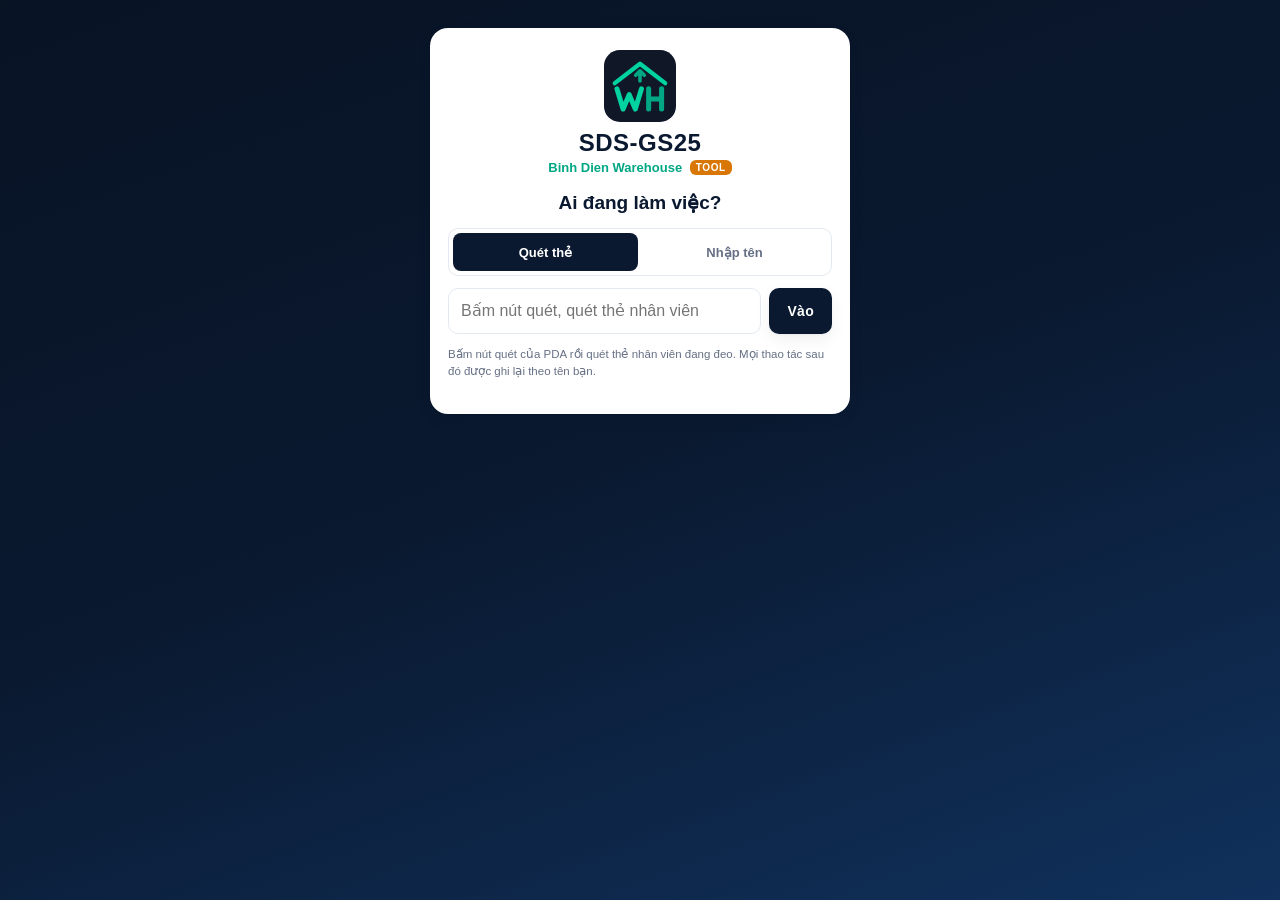
<file: index.html>
<!doctype html>
<html lang="vi">
<head>
<meta charset="utf-8">
<meta name="viewport" content="width=device-width, initial-scale=1, viewport-fit=cover">
<meta name="application-name" content="SDS-GS25 Binh Dien Warehouse (WH Tool)">
<meta name="apple-mobile-web-app-title" content="WH Tool">
<meta name="apple-mobile-web-app-capable" content="yes">
<meta name="mobile-web-app-capable" content="yes">
<meta name="theme-color" content="#0A1930">
<title>SDS-GS25 Binh Dien Warehouse · WH Tool</title>
<link rel="icon" href="icon.svg?v=4" type="image/svg+xml">
<link rel="apple-touch-icon" href="apple-touch-icon.png?v=4">
<link rel="manifest" href="manifest.webmanifest">
<link rel="stylesheet" href="style.css">
<link rel="stylesheet" href="photo.css">
</head>
<body>
<div id="netBar" class="net-bar"></div>

<!-- Màn hình đăng nhập: chưa biết ai đang làm thì chưa vào được chức năng nào -->
<div id="devSetup" class="login devsetup" hidden>
  <div class="login-card">
    <img class="login-logo" src="logo.svg?v=4" alt="">
    <h2>Tên máy này là gì?</h2>
    <p class="hint" style="text-align:center;margin:0 0 12px">Chỉ nhập một lần. Ví dụ: PDA-01 (hoặc số serial dán sau máy).</p>
    <form id="formDev" class="row">
      <input id="devInput" autocomplete="off" autocapitalize="characters" placeholder="PDA-01" maxlength="30" inputmode="text">
      <button type="button" id="devClear" class="ghost">Xoá</button>
      <button type="submit">Lưu</button>
    </form>
  </div>
</div>

<div id="login" class="login" hidden>
  <div class="login-card">
    <img class="login-logo" src="logo.svg?v=4" alt="">
    <div class="login-name">SDS-GS25</div>
    <div class="login-sub">Binh Dien Warehouse <span class="tool-badge">TOOL</span></div>
    <h2>Ai đang làm việc?</h2>
    <button type="button" id="devLabel" class="dev-label"></button>
    <div class="seg" role="group" aria-label="Cách nhập">
      <button type="button" data-mode="scan" class="on">Quét thẻ</button>
      <button type="button" data-mode="type">Nhập tên</button>
    </div>
    <form id="formEmp" class="row">
      <input id="empCode" autocomplete="off" autocapitalize="characters">
      <button type="submit">Vào</button>
    </form>
    <div id="empSugg" class="sugg" hidden></div>
    <p id="empHint" class="hint"></p>
    <div id="empOut"></div>
  </div>
</div>

<div class="page">
  <div class="main">
    <div class="topbar">
      <div class="topbar-left">
        <img class="topbar-logo" src="logo.svg?v=4" alt="">
        <b>WH Tool<small>SDS-GS25 Binh Dien Warehouse</small></b>
      </div>
      <button id="btnRefresh" class="btn-icon" title="Tải lại" aria-label="Tải lại">
        <svg viewBox="0 0 24 24" fill="none" stroke="currentColor" stroke-width="2" stroke-linecap="round" stroke-linejoin="round"><path d="M21 12a9 9 0 11-3-6.7"/><path d="M21 3v6h-6"/></svg>
      </button>
    </div>
    <!-- Người đang làm việc + nút đổi người (hiện trên mọi màn hình) -->
    <div id="who" class="empbar who" hidden>
      <div><b id="empName"></b><small id="empId"></small></div>
      <button id="btnSwitch" type="button" class="ghost">Đổi người</button>
    </div>

    <div class="content">
      <div id="status" class="status">…</div>
      <div id="banner" class="banner" hidden></div>

      <section id="view-list" class="view">
        <div class="tools">
          <input id="q" type="search" placeholder="Tìm mã hoặc tên hàng" autocomplete="off">
          <select id="sort" aria-label="Sắp xếp">
            <option value="server">Thứ tự gốc</option>
            <option value="total">Nhiều nhất</option>
          </select>
        </div>
        <div id="summary" class="summary"></div>
        <details id="doneBox" class="done" hidden><summary id="doneTitle"></summary><div id="doneList"></div></details>
        <div id="list"></div>
      </section>

      <section id="view-move" class="view" hidden>
        <h2>Điều hàng</h2>

        <!-- Cách nhập: quét bằng PDA hoặc nhập tay (có gợi ý) -->
        <div class="seg" role="group" aria-label="Cách nhập">
          <button type="button" data-mode="scan" class="on">Quét</button>
          <button type="button" data-mode="type">Nhập tay</button>
        </div>
        <form id="formMove" class="row">
          <input id="moveCode" autocomplete="off">
          <button type="submit">Tra</button>
        </form>
        <div id="itemSugg" class="sugg" hidden></div>
        <div id="moveOut" style="margin-top:12px"></div>
      </section>

      <section id="view-store" class="view" hidden>
        <h2>Kiểm hàng theo cửa hàng</h2>
        <form id="formStore" class="row">
          <input id="storeCode" placeholder="Quét hoặc nhập mã cửa hàng" autocomplete="off">
          <button type="submit">Tra</button>
        </form>
        <div id="storeOut" style="margin-top:12px"></div>
      </section>

      <section id="view-das" class="view" hidden>
        <h2>Ghép hàng PAXD (vị trí DAS)</h2>
        <form id="formDas" class="stack">
          <input id="dasDate" type="date">
          <div class="row">
            <input id="dasStore" placeholder="Mã cửa hàng" autocomplete="off">
            <button type="submit">Tra</button>
          </div>
        </form>
        <div id="dasOut" style="margin-top:12px"></div>
      </section>

      <section id="view-photo" class="view" hidden>
        <div id="phDry" class="banner" hidden>CHẾ ĐỘ THỬ: ảnh KHÔNG được gửi lên Drive (bỏ #photodry khỏi địa chỉ để gửi thật)</div>
        <div id="phQInfo" class="ph-qinfo" hidden></div>

        <!-- Bước 1: chọn cửa hàng -->
        <div id="phPick">
          <h2>Chụp ảnh rổ</h2>
          <div id="phQSeg" class="ph-seg" role="group" aria-label="Cách chọn cửa hàng"><button type="button" data-m="scan" class="on">Quét</button><button type="button" data-m="type">Nhập tay</button></div>
          <div class="ph-scan"><input id="phQ" type="search" placeholder="Bấm nút quét của PDA, quét mã cửa hàng" autocomplete="off" inputmode="none"></div>
          <div id="phQMsg" class="hint"></div>
          <div id="phStats" class="ph-stats"></div>
          <div id="phSugg" class="ph-pick-list"></div>
        </div>

        <!-- Bước 2: quét mã rổ rồi chụp -->
        <div id="phWork" hidden>
          <div class="ph-head"><div id="phStore" class="ph-store"></div><button id="phBack" type="button" class="ghost">Đổi cửa hàng</button></div>
          <div id="phTrips" class="ph-trips"></div>
          <div class="ph-scan">
            <input id="phScan" placeholder="Quét mã rổ (nếu có, không bắt buộc)" autocomplete="off" inputmode="none" autocapitalize="off">
            <button id="phKbd" type="button" class="ghost" title="Bật/tắt bàn phím">⌨</button>
          </div>
          <div id="phTote" class="ph-tote">Quét mã rổ (nếu có) rồi bấm CHỤP</div>
          <div class="ph-cam"><video id="phVideo" playsinline muted autoplay></video><div id="phCamMsg"></div></div>
          <div class="ph-actions"><button id="phTorch" type="button" class="ghost" hidden>Đèn</button><button id="phShot" type="button" disabled>CHỤP</button></div>
          <button id="phMore" type="button" class="ghost" hidden></button>
          <button id="phDone" type="button" class="ph-done-btn" disabled>XONG CỬA HÀNG</button>
          <div id="phVisit" class="ph-visit"></div>
          <div id="phList" class="ph-list"></div>
        </div>
      </section>

      <section id="view-lookup" class="view" hidden>
        <h2>Tra ảnh rổ</h2>
        <div class="lk-bar">
          <div class="lk-date">
            <button type="button" id="lkPrev" class="ghost" title="Ngày trước">◀</button>
            <input id="lkDate" type="date">
            <button type="button" id="lkNext" class="ghost" title="Ngày sau">▶</button>
            <button type="button" id="lkToday" class="ghost">Hôm nay</button>
          </div>
          <div class="lk-find">
            <input id="lkStore" placeholder="Cửa hàng (số hoặc tên), để trống = tất cả" autocomplete="off">
            <button type="button" id="lkGo">Tìm</button>
          </div>
          <div id="lkSugg" class="sugg" hidden></div>
        </div>
        <div id="lkOut"></div>
      </section>

      <section id="view-set" class="view" hidden>
        <h2>Cài đặt</h2>
        <div class="panel">
          <div id="adminBox" hidden>
            <label for="setBase" style="margin-top:0">Địa chỉ API (quản trị)</label>
            <input id="setBase" autocomplete="off" spellcheck="false">
            <p class="hint">Dán địa chỉ Web App của proxy Apps Script (<code>https://script.google.com/macros/s/…/exec</code>).
              Để mọi máy tự dùng, ghi địa chỉ này vào <code>PROXY_URL</code> trong <code>app.js</code>.</p>
          </div>
          <label for="setEvery" style="margin-top:0">Tự cập nhật mỗi</label>
          <select id="setEvery" style="max-width:none;width:100%">
            <option value="0">Không tự tải (bấm Tải lại)</option>
            <option value="30">30 giây</option>
            <option value="60">60 giây</option>
            <option value="120">2 phút</option>
          </select>
          <div class="row" style="margin-top:14px">
            <button id="btnSave" type="button">Lưu</button>
            <button id="btnTest" type="button" class="ghost">Kiểm tra</button>
            <button id="btnReset" type="button" class="ghost">Mặc định</button>
          </div>
          <div id="setOut" class="hint" style="margin-top:10px"></div>
        </div>
      </section>
    </div>
  </div>

  <div class="rail">
    <img class="rail-logo" src="logo.svg?v=4" alt="">
    <div class="rail-item active" data-tab="list">
      <svg viewBox="0 0 24 24" fill="none" stroke="currentColor" stroke-width="2.2"><path d="M4 20V10M11 20V4M18 20v-7"/></svg>
      <span>Hàng chờ</span>
    </div>
    <div class="rail-item" data-tab="move">
      <svg viewBox="0 0 24 24" fill="none" stroke="currentColor" stroke-width="2" stroke-linecap="round" stroke-linejoin="round"><path d="M7 7h13l-3-3M17 17H4l3 3"/></svg>
      <span>Điều hàng</span>
    </div>
    <div class="rail-item disabled" data-tab="das">
      <svg viewBox="0 0 24 24" fill="none" stroke="currentColor" stroke-width="2"><path d="M12 21s7-6.2 7-11a7 7 0 10-14 0c0 4.8 7 11 7 11z"/><circle cx="12" cy="10" r="2.5"/></svg>
      <span>Ghép PAXD</span>
    </div>
    <div class="rail-item" data-tab="photo">
      <svg viewBox="0 0 24 24" fill="none" stroke="currentColor" stroke-width="2" stroke-linecap="round" stroke-linejoin="round"><path d="M4 8h3l2-3h6l2 3h3v11H4z"/><circle cx="12" cy="13" r="3.5"/></svg>
      <span>Chụp ảnh</span>
    </div>
    <div class="rail-item" data-tab="lookup">
      <svg viewBox="0 0 24 24" fill="none" stroke="currentColor" stroke-width="2" stroke-linecap="round" stroke-linejoin="round"><circle cx="10" cy="10" r="6"/><path d="M15 15l6 6"/></svg>
      <span>Tra ảnh</span>
    </div>
    <div class="rail-item" data-tab="set">
      <svg viewBox="0 0 24 24" fill="none" stroke="currentColor" stroke-width="2"><circle cx="12" cy="12" r="3"/><path d="M19.4 15a1.65 1.65 0 00.33 1.82l.06.06a2 2 0 11-2.83 2.83l-.06-.06a1.65 1.65 0 00-1.82-.33 1.65 1.65 0 00-1 1.51V21a2 2 0 01-4 0v-.09a1.65 1.65 0 00-1-1.51 1.65 1.65 0 00-1.82.33l-.06.06a2 2 0 11-2.83-2.83l.06-.06a1.65 1.65 0 00.33-1.82 1.65 1.65 0 00-1.51-1H3a2 2 0 010-4h.09a1.65 1.65 0 001.51-1 1.65 1.65 0 00-.33-1.82l-.06-.06a2 2 0 112.83-2.83l.06.06a1.65 1.65 0 001.82.33H9a1.65 1.65 0 001-1.51V3a2 2 0 014 0v.09a1.65 1.65 0 001 1.51 1.65 1.65 0 001.82-.33l.06-.06a2 2 0 112.83 2.83l-.06.06a1.65 1.65 0 00-.33 1.82V9a1.65 1.65 0 001.51 1H21a2 2 0 010 4h-.09a1.65 1.65 0 00-1.51 1z"/></svg>
      <span>Cài đặt</span>
    </div>
  </div>
</div>

<!-- Màn hình làm việc với một mã hàng: phủ kín, đóng khi Hoàn thành hoặc Quay về -->
<div id="workScreen" class="workscreen" hidden>
  <div class="ws-top">
    <button id="wsCancel" type="button">Huỷ mã (giữ)</button>
    <div id="wsWho" class="ws-who"></div>
    <div class="ws-title">Điều hàng</div>
  </div>
  <div id="wsBody" class="ws-body"></div>
  <div class="ws-actions">
    <button id="btnAll" type="button" class="ghost">Chọn hết</button>
    <button id="btnDone" type="button" disabled>Hoàn thành</button>
  </div>
</div>

<!-- Xem ảnh rổ cỡ lớn (màn Tra ảnh) -->
<div id="lkFull" class="lk-full" hidden>
  <div class="lk-fbar"><div id="lkFullCap" class="lk-fcap"></div><a id="lkDownload" class="lk-dl" href="#" download>Tải về</a><button type="button" id="lkFullClose" class="lk-x" aria-label="Đóng">✕</button></div>
  <div class="lk-fbody"><button type="button" id="lkFullPrev" class="lk-nav" aria-label="Ảnh trước">‹</button><div class="lk-fimg"><img id="lkFullImg" alt=""><div id="lkFullMsg"></div></div><button type="button" id="lkFullNext" class="lk-nav" aria-label="Ảnh sau">›</button></div>
</div>

<!-- Hộp xác nhận kết thúc cửa hàng (tab Chụp ảnh) -->
<div id="phFin" class="ph-fin" hidden><div class="ph-fin-box"><h3>Kết thúc cửa hàng?</h3><div id="phFinSum"></div><div class="ph-fin-act"><button type="button" id="phFinNo" class="ghost">CHỤP TIẾP</button><button type="button" id="phFinOk">XONG</button></div></div></div>

<div id="toast" class="toast" hidden></div>

<dialog id="dlg">
  <div id="dlgBody"></div>
  <button id="dlgClose" type="button">Đóng</button>
</dialog>

<script src="photo.js"></script>
<script src="lookup.js"></script>
<script src="app.js"></script>
</body>
</html>
</file>
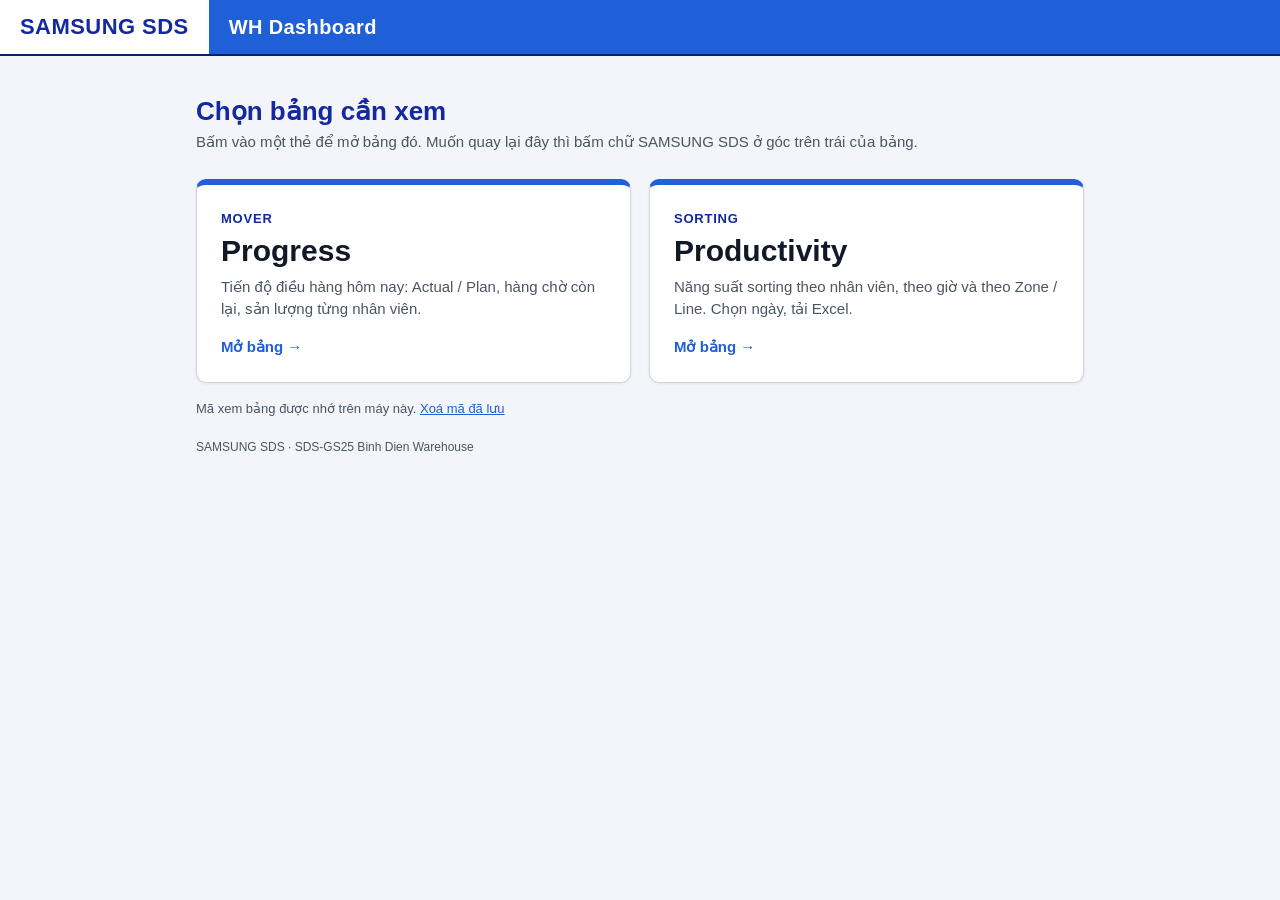
<file: dashboard.html>
<!doctype html>
<html lang="vi">
<head>
<meta charset="utf-8">
<meta name="viewport" content="width=device-width, initial-scale=1">
<meta name="robots" content="noindex">
<title>SAMSUNG SDS · WH Dashboard</title>
<link rel="icon" href="icon.svg?v=4" type="image/svg+xml">
<style>
  /* Trang chủ: bấm vào thẻ nào thì mở thẳng trang đó. Mỗi bảng vẫn là trang riêng (tv.html, sorting.html, productivity.html). */
  :root{--blue:#1428A0;--bar:#1F5FD8;--navy:#0b1f6b;--line:#D1D5DB;--ink:#111827;--muted:#4B5563}
  *{box-sizing:border-box}
  html,body{margin:0;min-height:100%;background:#F3F5FA;font-family:"Segoe UI",Arial,Helvetica,sans-serif;color:var(--ink)}
  .head{display:flex;height:56px;border-bottom:2px solid var(--navy);background:#fff}
  .logo{flex:0 0 auto;display:flex;align-items:center;padding:0 20px;color:var(--blue);font-size:22px;font-weight:900;letter-spacing:.02em}
  .title{flex:1;display:flex;align-items:center;padding:0 20px;background:var(--bar);color:#fff;font-size:20px;font-weight:800;letter-spacing:.02em}
  main{max-width:920px;margin:0 auto;padding:40px 16px 24px}
  h1{margin:0 0 6px;font-size:26px;color:var(--blue)}
  .sub{margin:0 0 28px;color:var(--muted);font-size:15px}
  .cards{display:grid;grid-template-columns:repeat(auto-fit,minmax(260px,1fr));gap:18px}
  .card{display:flex;flex-direction:column;gap:8px;padding:26px 24px;background:#fff;border:1px solid var(--line);border-top:6px solid var(--bar);border-radius:10px;
    color:inherit;font:inherit;text-align:left;cursor:pointer;box-shadow:0 1px 3px rgba(17,24,39,.08);transition:transform .12s,box-shadow .12s}
  .card:hover,.card:focus-visible{transform:translateY(-3px);box-shadow:0 8px 20px rgba(20,40,160,.18);outline:none}
  .card .k{color:var(--blue);font-size:13px;font-weight:800;letter-spacing:.06em}
  .card .n{font-size:30px;font-weight:900}
  .card .d{color:var(--muted);font-size:15px;line-height:1.45}
  .card .go{margin-top:10px;color:var(--bar);font-weight:800;font-size:15px}
  .reset{margin:18px 0 0;color:var(--muted);font-size:13px}
  .reset a{color:var(--bar);cursor:pointer;text-decoration:underline}
  .foot{max-width:920px;margin:0 auto;padding:0 16px 32px;color:var(--muted);font-size:12px}
  .modal{position:fixed;inset:0;display:flex;align-items:center;justify-content:center;background:rgba(11,31,107,.45);padding:16px}
  .modal[hidden]{display:none}
  .box{width:min(420px,100%);background:#fff;border-radius:10px;padding:22px;box-shadow:0 12px 40px rgba(0,0,0,.3)}
  .box h2{margin:0 0 6px;font-size:19px;color:var(--blue)}
  .box p{margin:0 0 12px;color:var(--muted);font-size:14px}
  .box input{width:100%;font:inherit;padding:10px;border:1px solid var(--line);border-radius:6px}
  .box .btns{display:flex;gap:8px;justify-content:flex-end;margin-top:14px}
  .box button{font:inherit;font-weight:700;padding:8px 16px;border-radius:6px;border:1px solid var(--line);background:#fff;cursor:pointer}
  .box button.primary{background:var(--bar);border-color:var(--bar);color:#fff}
</style>
</head>
<body>
<div class="head"><div class="logo">SAMSUNG SDS</div><div class="title">WH Dashboard</div></div>
<main>
  <h1>Chọn bảng cần xem</h1>
  <p class="sub">Bấm vào một thẻ để mở bảng đó. Muốn quay lại đây thì bấm chữ SAMSUNG SDS ở góc trên trái của bảng.</p>
  <div class="cards" id="cards"></div>
  <p class="reset">Mã xem bảng được nhớ trên máy này. <a id="forget">Xoá mã đã lưu</a></p>
</main>
<div class="foot">SAMSUNG SDS · SDS-GS25 Binh Dien Warehouse</div>

<div class="modal" id="modal" hidden>
  <form class="box" id="form">
    <h2 id="mt"></h2>
    <p>Nhập mã xem bảng một lần, máy này sẽ nhớ cho các lần sau.</p>
    <input id="code" type="password" autocomplete="off" placeholder="Mã xem bảng">
    <div class="btns"><button type="button" id="no">Huỷ</button><button type="submit" class="primary">Mở bảng</button></div>
  </form>
</div>

<script>
'use strict';
// Trang chủ KHÔNG chứa key trong địa chỉ. Bấm vào bảng nào lần đầu thì hỏi mã xem bảng đó, rồi nhớ trên máy này (localStorage).
// Có thể nhập sẵn bằng link:  dashboard.html#key=<key Sorting>&mkey=<key Mover>  (key được cất đi rồi xoá khỏi thanh địa chỉ).
// Thêm &all=1 để hiện thẻ MOVER Productivity (có tên và thời gian từng người, mặc định ẩn); &lang=vi|en|ko cho bảng Sorting.
const $ = id => document.getElementById(id), enc = encodeURIComponent;
const get = k => { try { return localStorage.getItem(k) || ''; } catch (e) { return ''; } };
const put = (k, v) => { try { v ? localStorage.setItem(k, v) : localStorage.removeItem(k); } catch (e) { /* trình duyệt chặn lưu thì hỏi lại mỗi lần */ } };

const h = new URLSearchParams(location.hash.replace(/^#/, ''));
if (h.get('key')) put('dk_sorting', h.get('key'));
if (h.get('mkey')) put('dk_mover', h.get('mkey'));
if (h.get('all') === '1') put('dk_all', '1');
if (location.hash) history.replaceState(null, '', location.pathname + location.search);   // xoá key khỏi thanh địa chỉ
const lang = h.get('lang') || new URLSearchParams(location.search).get('lang') || '';

const ITEMS = [
  { k: 'MOVER', n: 'Progress', d: 'Tiến độ điều hàng hôm nay: Actual / Plan, hàng chờ còn lại, sản lượng từng nhân viên.',
    store: 'dk_mover', url: key => 'tv.html#key=' + enc(key) },
  { k: 'SORTING', n: 'Productivity', d: 'Năng suất sorting theo nhân viên, theo giờ và theo Zone / Line. Chọn ngày, tải Excel.',
    store: 'dk_sorting', url: key => 'sorting.html' + (lang ? '?lang=' + enc(lang) : '') + '#key=' + enc(key) },
];
if (get('dk_all') === '1') ITEMS.push({ k: 'MOVER', n: 'Productivity', d: 'Năng suất mover theo người (có tên và thời gian). Chỉ dành cho quản lý.',
  store: 'dk_mover', url: key => 'productivity.html#key=' + enc(key) });

$('cards').innerHTML = ITEMS.map((i, n) =>
  `<button class="card" type="button" data-n="${n}"><div class="k">${i.k}</div><div class="n">${i.n}</div><div class="d">${i.d}</div><div class="go">Mở bảng →</div></button>`).join('');

let pending = null;
$('cards').addEventListener('click', e => {
  const b = e.target.closest('.card'); if (!b) return;
  const i = ITEMS[Number(b.dataset.n)], key = get(i.store);
  if (key) { location.href = i.url(key); return; }
  pending = i; $('mt').textContent = i.k + ' ' + i.n; $('code').value = ''; $('modal').hidden = false; $('code').focus();
});
$('form').addEventListener('submit', e => {
  e.preventDefault();
  const v = $('code').value.trim(); if (!v || !pending) return;
  put(pending.store, v); location.href = pending.url(v);
});
$('no').addEventListener('click', () => { $('modal').hidden = true; pending = null; });
$('forget').addEventListener('click', () => { ['dk_sorting', 'dk_mover', 'dk_all'].forEach(k => put(k, '')); alert('Đã xoá mã đã lưu trên máy này.'); location.reload(); });
</script>
</body>
</html>
</file>
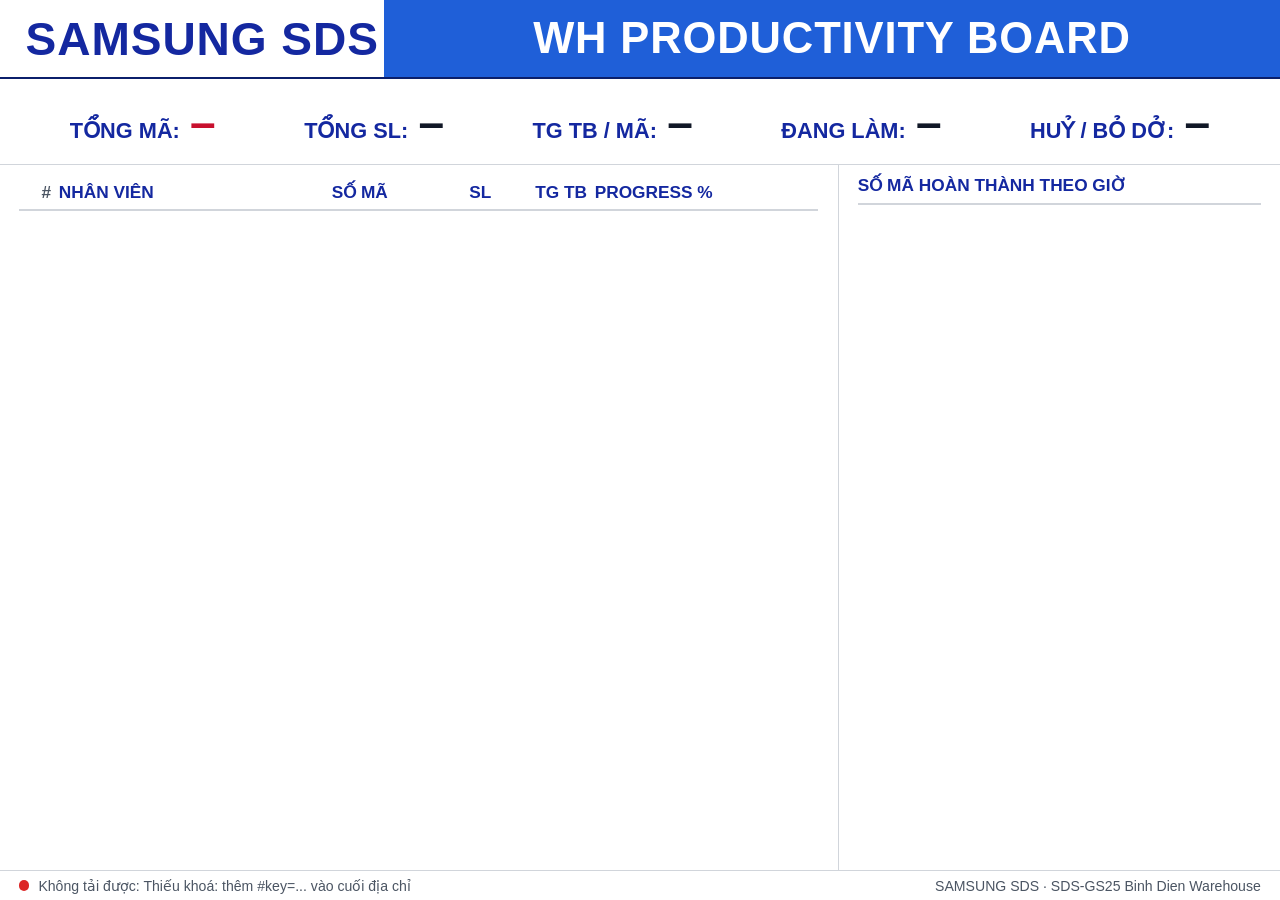
<file: productivity.html>
<!doctype html>
<html lang="vi">
<head>
<meta charset="utf-8">
<meta name="viewport" content="width=device-width, initial-scale=1">
<meta name="robots" content="noindex">
<title>SAMSUNG SDS · WH Productivity Board</title>
<link rel="icon" href="icon.svg?v=4" type="image/svg+xml">
<link rel="stylesheet" href="productivity.css?v=5">
</head>
<body>
<div class="board">
  <div class="head">
    <a class="logo" id="home" href="dashboard.html" title="Trang chủ">SAMSUNG SDS</a>
    <div class="title">WH PRODUCTIVITY BOARD</div>
  </div>

  <div class="sum">
    <div class="s"><span class="l">TỔNG MÃ:</span><span class="v red" id="sJobs">–</span></div>
    <div class="s"><span class="l">TỔNG SL:</span><span class="v" id="sQty">–</span></div>
    <div class="s"><span class="l">TG TB / MÃ:</span><span class="v" id="sAvg">–</span></div>
    <div class="s"><span class="l">ĐANG LÀM:</span><span class="v" id="sDoing">–</span></div>
    <div class="s"><span class="l">HUỶ / BỎ DỞ:</span><span class="v" id="sCancel">–</span></div>
  </div>

  <div class="cols">
    <div class="tbl">
      <div class="tr th"><div class="c-no">#</div><div class="c-name">NHÂN VIÊN</div><div class="c-n">SỐ MÃ</div><div class="c-n">SL</div><div class="c-n">TG TB</div><div class="c-bar">PROGRESS %</div></div>
      <div id="rows"></div>
    </div>
    <div class="hr">
      <div class="hr-t">SỐ MÃ HOÀN THÀNH THEO GIỜ</div>
      <div class="hbars" id="hbars"></div>
    </div>
  </div>

  <div class="foot"><span class="dot" id="dot"></span><span id="status">Đang tải…</span><span class="r">SAMSUNG SDS · SDS-GS25 Binh Dien Warehouse</span></div>
</div>
<script src="productivity.js?v=3"></script>
</body>
</html>
</file>
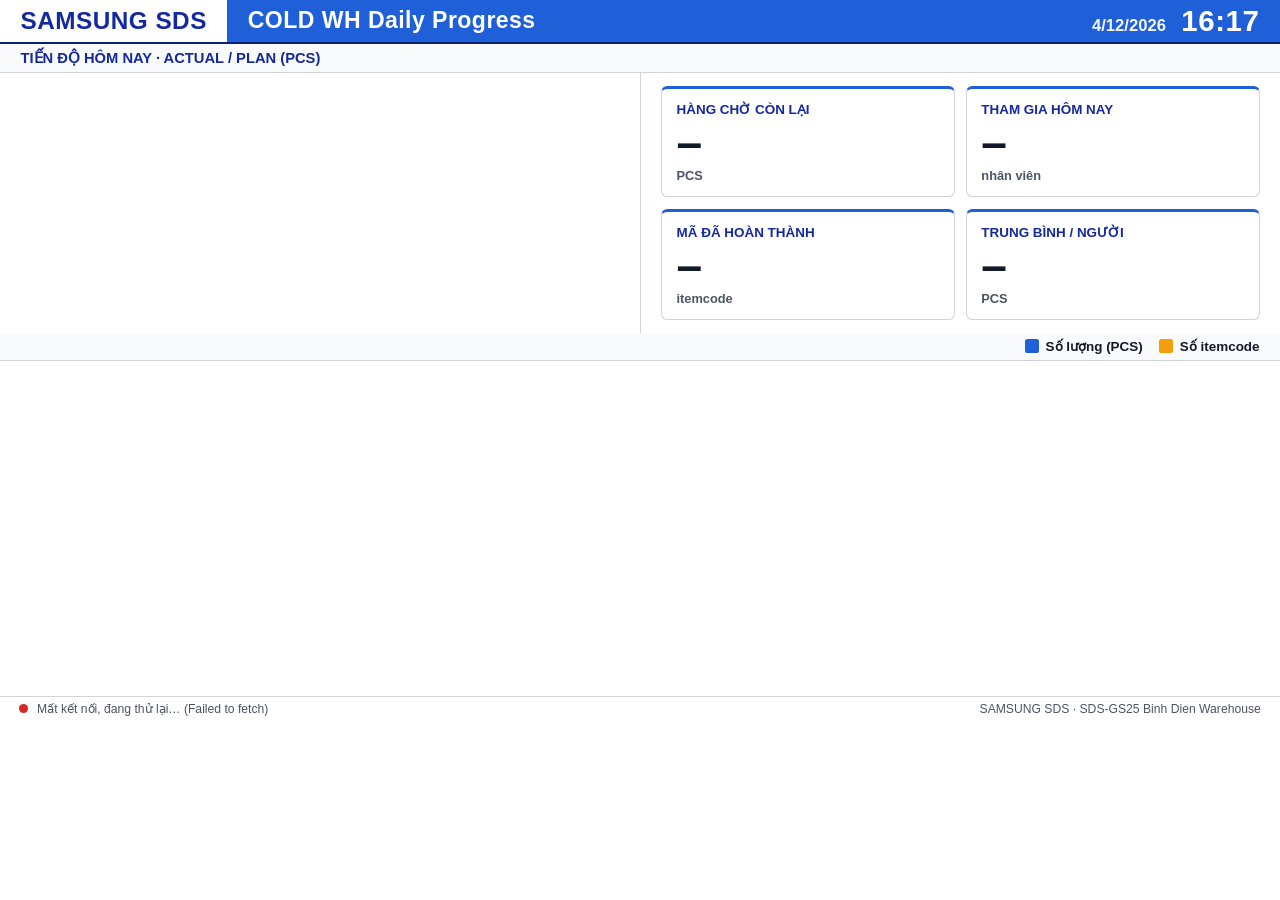
<file: tv.html>
<!doctype html>
<html lang="vi">
<head>
<meta charset="utf-8">
<meta name="viewport" content="width=device-width, initial-scale=1">
<meta name="robots" content="noindex">
<title>SAMSUNG SDS · COLD WH Daily Progress</title>
<link rel="icon" href="icon.svg?v=4" type="image/svg+xml">
<link rel="stylesheet" href="tv.css?v=11">
</head>
<body>
<div class="board">
  <div class="head">
    <a class="logo" id="home" href="dashboard.html" title="Trang chủ">SAMSUNG SDS</a>
    <div class="title">COLD WH Daily Progress</div>
    <div class="clock"><span class="cdate" id="date">--/--/----</span><span class="ctime" id="clockTime">--:--</span></div>
  </div>

  <div class="sec-t">TIẾN ĐỘ HÔM NAY · ACTUAL / PLAN (PCS)</div>
  <div class="prog">
    <div class="ring" id="ring"></div>
    <div class="stats">
      <div class="st"><div class="sl">HÀNG CHỜ CÒN LẠI</div><div class="sv" id="stPending">–</div><div class="su" id="stPendingSub">PCS</div></div>
      <div class="st"><div class="sl">THAM GIA HÔM NAY</div><div class="sv" id="stJoined">–</div><div class="su">nhân viên</div></div>
      <div class="st"><div class="sl">MÃ ĐÃ HOÀN THÀNH</div><div class="sv" id="stItems">–</div><div class="su">itemcode</div></div>
      <div class="st"><div class="sl">TRUNG BÌNH / NGƯỜI</div><div class="sv" id="stAvg">–</div><div class="su">PCS</div></div>
    </div>
  </div>

  <div class="sec-t"> <span id="topNote"></span><span class="lg"><i class="sw q"></i>Số lượng (PCS) <i class="sw m"></i>Số itemcode</span></div>
  <div class="top" id="top"></div>

  <div class="foot"><span class="dot" id="dot"></span><span id="status">Đang tải…</span><span class="r">SAMSUNG SDS · SDS-GS25 Binh Dien Warehouse</span></div>
</div>
<script src="tv.js?v=10"></script>
</body>
</html>
</file>
<file: style.css>
/* WH Tools — cùng bộ màu/phong cách với app Tote Tracking (Navy + Cyan, thẻ bo góc, thanh điều hướng dọc bên trái) */
:root{
  --navy:#0A1930; --navy-2:#132A4D; --navy-3:#173A6B;
  --cyan:#00D2A0; --cyan-deep:#00A784;
  --bg:#F5F7FA; --card:#FFFFFF; --border:#E4E9F0; --ink:#101828; --muted:#667085; --heading:#0A1930;
  --amber:#D97706; --amber-soft:#FFF6E2; --red:#E1364A; --red-soft:#FCE9EB;
  --green-soft:#E9FBF5; --blue-soft:#EFF3FF; --row-border:#F0F2F5;
  --za:#173A6B; --zb:#D97706;
  --radius:14px; --radius-sm:10px; --radius-lg:18px;
  --shadow:0 1px 2px rgba(16,24,40,.04),0 6px 16px rgba(16,24,40,.06);
}
@media (prefers-color-scheme:dark){
  :root{
    --navy-3:#2C4E82; --cyan-deep:#2EE6B8;
    --bg:#0B1220; --card:#111A2E; --border:#233149; --ink:#E6ECF5; --muted:#93A2BE; --heading:#E6ECF5;
    --amber:#F3B94D; --amber-soft:#2A2110; --red:#F26B7D; --red-soft:#2A131A;
    --green-soft:#0E251F; --blue-soft:#0F1B33; --row-border:#1C2538;
    --za:#8FB4F5; --zb:#F3B94D;
    --shadow:0 1px 2px rgba(0,0,0,.3),0 6px 16px rgba(0,0,0,.35);
  }
}
*{box-sizing:border-box;-webkit-tap-highlight-color:transparent}
html,body{width:100%;height:100%;margin:0;padding:0;overflow:hidden;background:var(--bg);color:var(--ink);
  font-family:-apple-system,"Segoe UI",Roboto,Arial,sans-serif}
button,input,select{font-family:inherit;color:inherit}
button{cursor:pointer;touch-action:manipulation;border:0;background:none}
b{font-weight:800}
[hidden]{display:none!important}

/* ----- khung trang: thanh điều hướng bên trái, nội dung bên phải ----- */
.page{width:100%;height:100%;display:flex;flex-direction:row-reverse}
.main{flex:1;min-width:0;display:flex;flex-direction:column}
.topbar{height:58px;flex-shrink:0;display:flex;align-items:center;justify-content:space-between;gap:8px;
  padding:0 12px 0 16px;background:var(--card);border-bottom:1px solid var(--border)}
.topbar-left{display:flex;align-items:center;gap:8px;min-width:0}
.topbar-logo{width:22px;height:22px;object-fit:contain;flex-shrink:0}
.topbar-left b{font-size:13px;letter-spacing:.3px;line-height:15px}
.topbar-left small{display:block;font-size:10px;font-weight:600;color:var(--muted);letter-spacing:0}
.btn-icon{width:38px;height:38px;border-radius:50%;display:flex;align-items:center;justify-content:center;
  border:1px solid var(--border);background:var(--card);transition:transform .08s ease,background-color .15s ease}
.btn-icon svg{width:18px;height:18px}
.btn-icon:active{transform:scale(.92);background:var(--bg)}
.btn-icon.spinning svg{animation:spin .7s linear infinite}
@keyframes spin{to{transform:rotate(360deg)}}

.content{flex:1;overflow-y:auto;padding:14px;-webkit-overflow-scrolling:touch}
.content::-webkit-scrollbar{width:4px}
.content::-webkit-scrollbar-thumb{background:var(--border);border-radius:4px}
.view.on{animation:appear .18s ease-out}
@keyframes appear{from{opacity:0;transform:translateY(6px)}to{opacity:1;transform:translateY(0)}}

/* ----- thanh dọc bên trái ----- */
.rail{width:64px;flex-shrink:0;background:var(--navy);display:flex;flex-direction:column;align-items:center;
  padding:14px 0 10px;gap:3px;overflow-y:auto}
.rail::-webkit-scrollbar{display:none}
.rail-logo{width:30px;height:30px;margin-bottom:8px;flex-shrink:0;object-fit:contain;border-radius:8px;box-shadow:0 0 0 1.5px rgba(0,210,160,.4)}
.rail-item{position:relative;width:54px;padding:8px 2px;border-radius:10px;display:flex;flex-direction:column;
  align-items:center;gap:3px;color:#9FB3D1;flex-shrink:0;transition:background-color .15s ease,color .15s ease,transform .08s ease}
.rail-item svg{width:17px;height:17px}
.rail-item span{font-size:9px;font-weight:800;letter-spacing:.1px;text-align:center;line-height:1.1}
.rail-item.active{background:rgba(0,210,160,.16);color:#fff;box-shadow:inset 0 0 0 1px rgba(0,210,160,.3)}
.rail-item.active svg{color:var(--cyan)}
.rail-item:active{transform:scale(.93)}
.rail-item.disabled{opacity:.35}

/* công tắc Quét | Nhập tay */
.seg{display:flex;gap:4px;padding:4px;margin:0 0 12px;background:var(--card);border:1px solid var(--border);border-radius:var(--radius-sm)}
.seg button{flex:1;height:38px;border-radius:8px;font-size:13px;font-weight:800;color:var(--muted)}
.seg button.on{background:var(--navy);color:#fff}

/* danh sách gợi ý khi nhập tay */
.sugg{margin-top:8px;border:1px solid var(--border);border-radius:var(--radius-sm);background:var(--card);overflow:hidden;box-shadow:var(--shadow)}
.sugg .sg{display:block;width:100%;text-align:left;padding:10px 12px;border-bottom:1px solid var(--row-border)}
.sugg .sg:last-child{border-bottom:0}
.sugg .sg-note{padding:10px 12px;font-size:12px;font-weight:700;color:var(--muted)}
.sugg .sg:active{background:var(--green-soft)}
.sugg .sg b{display:block;font-size:13px;color:var(--heading)}
.sugg .sg small{font-size:11px;color:var(--muted);font-weight:700}

/* màn hình đăng nhập: phủ kín, che hết dữ liệu phía sau */
.login{position:fixed;inset:0;z-index:10000;overflow-y:auto;display:flex;align-items:flex-start;justify-content:center;
  padding:28px 16px;background:linear-gradient(160deg,#081324 0%,#0A1930 50%,#10315C 100%)}
.login[hidden]{display:none}
.login-card{width:min(100%,420px);background:var(--card);border-radius:var(--radius-lg);padding:22px 18px;box-shadow:var(--shadow)}
.login-logo{display:block;width:72px;height:72px;margin:0 auto 8px}
.login-name{text-align:center;font-size:24px;font-weight:800;letter-spacing:.5px;color:var(--heading);line-height:1.1}
.login-sub{text-align:center;font-size:13px;font-weight:800;color:var(--cyan-deep);margin:4px 0 16px}
.tool-badge{display:inline-block;background:var(--amber);color:#fff;font-size:10px;font-weight:800;letter-spacing:.6px;border-radius:6px;padding:2px 6px;margin-left:4px;vertical-align:1px}
.login-card h2{text-align:center;font-size:19px;margin:0 0 14px}
.empbar.who{margin:0;border-radius:0;border-width:0 0 1px 0;padding:8px 16px}

.empbar{display:flex;align-items:center;justify-content:space-between;gap:10px;margin:0 0 12px;padding:10px 12px;
  background:var(--green-soft);border:1px solid var(--cyan-deep);border-radius:var(--radius)}
.empbar b{display:block;font-size:14px;color:var(--heading)}
.empbar small{font-size:11px;color:var(--muted);font-weight:700}
.empbar .ghost{height:38px}

.toast{position:fixed;left:50%;bottom:24px;transform:translateX(-50%);max-width:86vw;z-index:10002;
  background:var(--navy);color:#fff;padding:10px 16px;border-radius:999px;font-size:13px;font-weight:700;box-shadow:var(--shadow)}

/* ----- thanh chạy ngang khi đang chờ máy chủ ----- */
.net-bar{position:fixed;top:0;left:0;right:0;height:3px;z-index:10001;overflow:hidden;opacity:0;pointer-events:none;transition:opacity .2s ease}
.net-bar.on{opacity:1}
.net-bar::before{content:'';position:absolute;top:0;bottom:0;left:0;width:38%;border-radius:3px;
  background:linear-gradient(90deg,transparent,#00D2A0 30%,#00D2A0 70%,transparent);animation:netbar 1.1s ease-in-out infinite}
@keyframes netbar{from{transform:translateX(-100%)}to{transform:translateX(270%)}}

/* ----- thành phần ----- */
h2{font-size:15px;font-weight:800;color:var(--heading);margin:2px 0 12px}
.status{font-size:11.5px;color:var(--muted);margin:0 0 10px;display:flex;align-items:center;gap:6px}
.status::before{content:'';width:7px;height:7px;border-radius:50%;background:var(--cyan-deep);flex-shrink:0}
.status.busy::before{background:var(--amber)}
.status.err{color:var(--red);font-weight:700}
.status.err::before{background:var(--red)}
.banner{margin:0 0 10px;padding:10px 12px;border-radius:var(--radius-sm);background:var(--red-soft);color:var(--red);font-size:12px;font-weight:700}
.tools{display:flex;gap:8px;margin-bottom:10px}
.tools input{flex:1;min-width:0}
input,select{width:100%;height:46px;border:1.5px solid var(--border);border-radius:var(--radius-sm);padding:0 12px;font-size:16px;
  outline:none;background:var(--card)}
select{width:auto;max-width:48%}
input:focus,select:focus{border-color:var(--cyan-deep);box-shadow:0 0 0 3px rgba(0,210,160,.14)}
label{display:block;font-size:11px;font-weight:800;color:var(--ink);margin:12px 0 4px;letter-spacing:.3px;text-transform:uppercase}
button.primary,.row button[type=submit],#btnSave{height:46px;padding:0 18px;border-radius:var(--radius-sm);background:var(--navy);color:#fff;
  font-size:14px;font-weight:800;letter-spacing:.3px;box-shadow:var(--shadow);transition:transform .08s ease}
button.primary:active,.row button[type=submit]:active,#btnSave:active{transform:scale(.97);box-shadow:none}
button.ghost{height:46px;padding:0 14px;border-radius:var(--radius-sm);border:1.5px solid var(--border);font-size:13px;font-weight:800;background:var(--card)}
.row{display:flex;gap:8px;align-items:center;flex-wrap:wrap}
.row input{flex:1;min-width:0}
.stack{display:grid;gap:8px}
.summary{display:flex;flex-wrap:wrap;gap:6px;margin:0 0 10px}
.pill{display:inline-block;border:1px solid var(--border);border-radius:999px;padding:5px 10px;font-size:11.5px;font-weight:800;background:var(--card);color:var(--heading)}
.hint{font-size:11.5px;color:var(--muted);line-height:1.5}
code{background:var(--bg);border:1px solid var(--border);border-radius:4px;padding:0 4px;word-break:break-all}
.muted{color:var(--muted)}
.empty-note{color:var(--muted);font-size:12px;padding:10px 2px}

.card{background:var(--card);border:1px solid var(--border);border-radius:var(--radius);padding:13px;margin-bottom:10px;box-shadow:var(--shadow);cursor:pointer}
.card:active{transform:scale(.99)}
.card.new{border-left:4px solid var(--cyan-deep);background:var(--green-soft)}
.card .name{font-size:13px;font-weight:800;color:var(--heading)}
.card .meta{font-size:11px;color:var(--muted);margin:3px 0 8px}
.zA{color:var(--za);font-weight:800}
.zB{color:var(--zb);font-weight:800}
.tag{display:inline-block;font-size:9.5px;font-weight:800;border-radius:999px;padding:2px 7px;margin-left:6px;background:var(--amber-soft);color:var(--amber);border:1px solid var(--amber);vertical-align:1px}
.card.new .tag{background:var(--cyan-deep);color:#fff;border-color:var(--cyan-deep)}
.chips{display:flex;flex-wrap:wrap;gap:5px}
.chip{border:1px solid var(--border);border-radius:999px;padding:4px 10px;font-size:11.5px;font-weight:800;background:var(--bg);color:var(--heading)}
.chip b{margin-left:5px}
.chip.A{border-color:var(--za)} .chip.B{border-color:var(--zb)}
.chip.flash,.cell.flash{background:var(--amber-soft);border-color:var(--amber)}

.grid{display:grid;grid-template-columns:repeat(7,1fr);gap:4px;margin:6px 0}
.cell{border:1px solid var(--border);border-radius:8px;text-align:center;padding:4px 0;background:var(--bg)}
.cell small{display:block;font-size:9.5px;font-weight:700;color:var(--muted)}
.cell b{font-size:14px}
.cell.zero b{color:var(--muted);font-weight:400}
.totals{display:flex;flex-wrap:wrap;gap:6px 16px;margin:8px 0 0;font-size:13px}

/* Điều hàng: màn hình làm việc phủ kín. Chạm line đã xong để sáng lên, rồi bấm Hoàn thành */
.workscreen{position:fixed;inset:0;z-index:9000;display:flex;flex-direction:column;background:var(--bg)}
.workscreen[hidden]{display:none}
.ws-top{height:58px;flex:none;display:flex;align-items:center;justify-content:space-between;gap:10px;padding:0 12px;background:var(--navy);color:#fff}
.ws-top button{height:40px;padding:0 14px;border:1.5px solid rgba(255,255,255,.45);border-radius:10px;color:#fff;font-size:14px;font-weight:800}
/* thanh tô dần khi đang giữ nút / ô (bỏ chọn một line, huỷ mã) */
@keyframes holdfill{to{background-size:100% 100%}}
.ws-cell.done.holding{background-image:linear-gradient(var(--red),var(--red));background-repeat:no-repeat;background-size:0% 100%;
  animation:holdfill var(--hold,1.5s) linear forwards}
.ws-title{font-size:16px;font-weight:800;letter-spacing:.3px}
.ws-body{flex:1;overflow-y:auto;padding:16px;-webkit-overflow-scrolling:touch}
.ws-name{font-size:19px;font-weight:800;line-height:1.3;color:var(--heading)}
.ws-meta{font-size:12px;color:var(--muted);margin:4px 0 6px}
.ws-zone{display:flex;justify-content:space-between;align-items:baseline;margin:16px 0 8px;font-size:15px;font-weight:800}
.ws-zone.zA{color:var(--za)} .ws-zone.zB{color:var(--zb)}
.ws-zone span:last-child{font-size:20px}
.ws-grid{display:grid;grid-template-columns:repeat(auto-fill,minmax(82px,1fr));gap:10px}
.ws-cell{display:flex;flex-direction:column;align-items:center;justify-content:center;min-height:84px;padding:6px 0;
  border:2.5px solid var(--za);border-radius:var(--radius);background:var(--card);color:var(--ink);font:inherit;
  transition:background-color .12s ease,border-color .12s ease,transform .08s ease}
.ws-cell.zB{border-color:var(--zb)}
.ws-cell small{font-size:12px;font-weight:800;color:var(--muted)}
.ws-cell b{font-size:30px;line-height:1.1}
.ws-cell{user-select:none;-webkit-user-select:none;-webkit-touch-callout:none;touch-action:manipulation}
.ws-cell:active{transform:scale(.94)}
.ws-cell.done{background:var(--cyan-deep);border-color:var(--cyan-deep);color:#fff;box-shadow:0 0 0 4px rgba(0,210,160,.3)}
.ws-cell.done small{color:#fff;opacity:.9}
.ws-cell.done b::after{content:" ✓";font-size:20px}
.ws-actions{flex:none;display:flex;gap:10px;padding:12px 16px calc(12px + env(safe-area-inset-bottom));background:var(--card);border-top:1px solid var(--border)}
.ws-actions button{height:62px;border-radius:var(--radius);font-size:17px;font-weight:800}
.ws-actions #btnAll{flex:0 0 auto;padding:0 18px}
.ws-actions #btnDone{flex:1;background:var(--navy);color:#fff;box-shadow:var(--shadow)}
.ws-actions #btnDone:disabled{opacity:.4;box-shadow:none}.card.done-box{cursor:default;border-left:4px solid var(--cyan-deep);background:var(--green-soft)}
.card.done-box .name{color:var(--cyan-deep)}

.done{background:var(--card);border:1px solid var(--border);border-radius:var(--radius-sm);padding:8px 12px;margin:0 0 10px;font-size:12px}
.done summary{font-weight:800;cursor:pointer}
.done div{padding:5px 0;border-top:1px solid var(--row-border);margin-top:5px}
.err-box{background:var(--red-soft);color:var(--red);border-radius:var(--radius-sm);padding:10px 12px;font-size:12.5px;font-weight:700}
.loc{font-weight:800;margin:12px 0 2px;color:var(--heading)}
.item{display:flex;justify-content:space-between;gap:8px;padding:7px 0;border-bottom:1px solid var(--row-border);font-size:12.5px}
.item .q{font-weight:800}
.panel{background:var(--card);border:1px solid var(--border);border-radius:var(--radius);padding:14px;box-shadow:var(--shadow)}

/* Popup chi tiết một mã hàng: to hơn để đọc rõ trên PDA */
dialog{border:0;border-radius:var(--radius-lg);padding:20px;width:min(96vw,640px);max-height:92vh;overflow-y:auto;background:var(--card);color:var(--ink);box-shadow:var(--shadow)}
dialog::backdrop{background:rgba(10,25,48,.55)}
dialog h2{margin-top:0;font-size:19px;line-height:1.3}
dialog .muted{font-size:14px}
dialog .grid{gap:6px}
dialog .cell{padding:10px 0}
dialog .cell small{font-size:11px}
dialog .cell b{font-size:21px}
dialog .totals{font-size:16px;gap:8px 18px;margin-top:12px}
dialog button{width:100%;margin-top:16px;height:54px;border-radius:var(--radius-sm);background:var(--navy);color:#fff;font-weight:800;font-size:16px}

.ws-who{font-size:14px;font-weight:800;opacity:.9}

.devsetup{z-index:9600}
.dev-label{display:block;margin:-6px auto 12px;height:36px;padding:0 16px;border:1.5px solid var(--border);border-radius:var(--radius-sm);background:var(--card);color:var(--navy);font-size:13px;font-weight:800;user-select:none;-webkit-user-select:none;-webkit-touch-callout:none}
.ws-top #wsCancel{background-image:linear-gradient(var(--red),var(--red));background-repeat:no-repeat;background-size:0% 100%;user-select:none;-webkit-user-select:none}
.ws-top #wsCancel.holding{animation:holdfill var(--hold,2s) linear forwards}
.ws-top #wsCancel[hidden]{display:none}
</file>
<file: photo.css>
/* Chụp ảnh rổ: mọi luật nằm trong #view-photo. Dùng biến màu của app (style.css) nên tự đổi theo chế độ sáng/tối. */
#view-photo{--ph-ok:#12805C;--ph-okbg:var(--green-soft);--ph-warn:var(--amber);--ph-warnbg:var(--amber-soft);--ph-bad:var(--red);--ph-badbg:var(--red-soft);--ph-line:var(--border);--ph-mut:var(--muted);--ph-blue:#2F6FE4;--ph-bluebg:var(--blue-soft);color:var(--ink)}
@media (prefers-color-scheme:dark){#view-photo{--ph-ok:#3DDBA8;--ph-blue:#7FA8F5}}
/* nút: style.css không có kiểu mặc định nên khai báo ở đây */
#view-photo button{font-weight:700;border-radius:10px;padding:10px 14px;background:var(--ph-blue);color:#fff;margin:0;width:auto;height:auto;font-size:15px}
#view-photo button.ghost{background:var(--card);color:var(--ink);border:1.5px solid var(--ph-line);height:auto}
#view-photo button:disabled{opacity:.45}
#view-photo input{width:100%;font:inherit;padding:12px;border:2px solid var(--ph-line);border-radius:10px;background:var(--card);color:var(--ink);height:auto}
#view-photo input:focus{outline:0;border-color:var(--ph-blue)}
#view-photo .sugg .sg{background:var(--card);color:var(--ink);border-radius:0;padding:10px 12px;font-weight:400}

.ph-scan{display:flex;gap:8px}.ph-scan button{padding:0 14px}
.ph-qinfo{margin:10px 0;padding:8px 12px;border-radius:10px;background:var(--ph-warnbg);border:1.5px solid var(--ph-warn);color:var(--ph-warn);font-size:13px;font-weight:700;display:flex;align-items:center;gap:8px;flex-wrap:wrap}
.ph-qinfo button{padding:6px 10px;font-size:13px}

.ph-head{display:flex;gap:10px;align-items:center;margin-bottom:10px}
.ph-store{flex:1;min-width:0;font-size:15px}
#view-photo .ph-head button{padding:8px 12px;font-size:13px;white-space:nowrap}

.ph-tote{margin:10px 0;padding:10px 12px;border-radius:12px;border:2px solid var(--ph-line);background:var(--card);font-weight:700;font-size:15px}
.ph-tote.ok{background:var(--ph-okbg);border-color:var(--ph-ok);color:var(--ph-ok)}
.ph-tote.bad{background:var(--ph-badbg);border-color:var(--ph-bad);color:var(--ph-bad)}
.ph-warn{display:block;margin-top:4px;color:var(--ph-warn);font-size:13px}

.ph-cam{position:relative;margin:8px 0;border-radius:12px;overflow:hidden;background:#000}
.ph-cam video{display:block;width:100%;height:auto;min-height:24vh;max-height:44vh;object-fit:contain;background:#000}   /* contain: thấy ĐÚNG toàn khung hình sẽ chụp (trước đây cover cắt mất trên/dưới) */
#phCamMsg{position:absolute;left:0;right:0;top:0;padding:8px 10px;color:#fff;font-size:13px;font-weight:700;background:rgba(0,0,0,.5)}
#phCamMsg:empty{display:none}

.ph-actions{display:flex;gap:8px;margin:8px 0}
#view-photo .ph-actions #phShot{flex:1;height:64px;font-size:22px;background:var(--ph-ok);color:#fff}
#view-photo .ph-actions #phTorch{padding:0 18px}
#view-photo .ph-actions #phTorch.on{background:var(--ph-warn);color:#000;border-color:var(--ph-warn)}
#view-photo #phMore{width:100%;margin:0 0 8px}

.ph-list{margin:10px 0 30px}
.ph-row{display:flex;gap:10px;align-items:center;padding:8px;margin-bottom:6px;border:1px solid var(--ph-line);border-radius:12px;background:var(--card)}
.ph-row img{width:56px;height:56px;object-fit:cover;border-radius:8px;flex-shrink:0;background:#000}
.ph-info{flex:1;min-width:0}.ph-info b{display:block;font-size:14px}.ph-info small{display:block;color:var(--ph-mut);font-size:12px}
.ph-info .ph-msg{color:var(--ph-bad);font-weight:700}
.ph-st{font-size:12px;font-weight:700;color:var(--ph-mut);white-space:nowrap;text-align:right}
.ph-row.ok .ph-st{color:var(--ph-ok)}.ph-row.send .ph-st{color:var(--ph-blue)}.ph-row.err{border-color:var(--ph-bad);background:var(--ph-badbg)}.ph-row.err .ph-st{color:var(--ph-bad)}

/* ---------- Tra ảnh (#view-lookup) + xem ảnh to (#lkFull) ---------- */
#view-lookup{--lk-line:var(--border);--lk-mut:var(--muted);--lk-blue:#2F6FE4;--lk-warn:var(--amber);color:var(--ink)}
#view-lookup button{font-weight:700;border-radius:10px;padding:10px 14px;background:var(--lk-blue);color:#fff;margin:0;width:auto;height:auto;font-size:14px}
#view-lookup button.ghost{background:var(--card);color:var(--ink);border:1.5px solid var(--lk-line)}
#view-lookup input{width:100%;font:inherit;padding:10px 12px;border:2px solid var(--lk-line);border-radius:10px;background:var(--card);color:var(--ink);height:auto}
#view-lookup input:focus{outline:0;border-color:var(--lk-blue)}
#view-lookup .sugg .sg{background:var(--card);color:var(--ink);border-radius:0;padding:10px 12px;font-weight:400}
.lk-bar{position:relative;display:flex;flex-wrap:wrap;gap:8px;margin-bottom:12px}
.lk-date{display:flex;gap:6px;align-items:center}.lk-date input{width:auto;min-width:150px}
.lk-find{display:flex;gap:6px;flex:1;min-width:240px}
.lk-bar .sugg{position:absolute;left:0;right:0;top:100%;z-index:5;margin-top:4px}
.lk-sum{margin:6px 2px 10px;font-size:14px}.lk-warn{color:var(--lk-warn);font-weight:700}
.lk-cards{display:grid;grid-template-columns:repeat(auto-fill,minmax(180px,1fr));gap:8px}
#view-lookup .lk-card{display:flex;flex-direction:column;align-items:flex-start;gap:2px;text-align:left;background:var(--card);color:var(--ink);border:1px solid var(--lk-line);padding:10px 12px;font-weight:400}
.lk-card b{font-size:15px}.lk-card span{font-size:13px}.lk-card small{color:var(--lk-mut);font-size:12px;font-weight:700}
.lk-head{display:flex;gap:10px;align-items:center;margin-bottom:10px;flex-wrap:wrap}
.lk-title{flex:1;min-width:0;font-size:15px}.lk-title small{display:block;color:var(--lk-mut);font-size:12px}
.lk-grid{display:grid;grid-template-columns:repeat(auto-fill,minmax(150px,1fr));gap:8px;margin-bottom:30px}
.lk-tile{border:1px solid var(--lk-line);border-radius:12px;background:var(--card);overflow:hidden;cursor:pointer}
.lk-img{position:relative;aspect-ratio:4/3;background:#111;display:flex;align-items:center;justify-content:center}
.lk-img img{display:none;width:100%;height:100%;object-fit:cover}.lk-img.on img{display:block}
.lk-img .lk-ph{color:#888;font-size:20px}.lk-img.on .lk-ph{display:none}
.lk-cap{padding:6px 8px}.lk-cap b{display:block;font-size:13px;word-break:break-all}.lk-cap small{display:block;font-size:11px;color:var(--lk-mut)}

.lk-full{position:fixed;inset:0;z-index:10003;background:rgba(0,0,0,.92);display:flex;flex-direction:column;color:#fff}
.lk-full[hidden]{display:none}
.lk-fbar{display:flex;gap:10px;align-items:center;padding:10px 12px;background:rgba(0,0,0,.5)}
.lk-fcap{flex:1;min-width:0;font-size:14px}.lk-fcap small{display:block;color:#bbb;font-size:12px}
.lk-dl{background:#12805C;color:#fff;font-weight:700;padding:10px 14px;border-radius:10px;text-decoration:none;font-size:14px}
.lk-x{background:transparent;color:#fff;font-size:22px;padding:6px 12px;border-radius:8px}
.lk-fbody{flex:1;min-height:0;display:flex;align-items:stretch}
.lk-fimg{flex:1;min-width:0;display:flex;align-items:center;justify-content:center;position:relative}
.lk-fimg img{max-width:100%;max-height:100%;object-fit:contain}
#lkFullMsg{position:absolute;left:0;right:0;top:50%;text-align:center;font-weight:700}
.lk-nav{width:48px;background:transparent;color:#fff;font-size:42px;border:0;padding:0}
.lk-nav:active{background:rgba(255,255,255,.1)}

/* ---------- Danh sách chọn cửa hàng + chuyến (tab Chụp ảnh) ---------- */
.ph-pick-list{margin-top:8px}
#view-photo .ph-pick-list .sg{display:flex;align-items:baseline;gap:8px;flex-wrap:wrap;width:100%;text-align:left;background:var(--card);color:var(--ink);border:1px solid var(--ph-line);border-radius:10px;padding:12px;margin:0 0 6px;font-weight:400}
.ph-pick-list .sg b{font-size:15px}.ph-pick-list .sg small{font-size:13px;color:var(--ph-mut);font-weight:600;flex:1;min-width:0}
.ph-pick-list .sg-note{padding:10px 4px;color:var(--ph-mut);font-size:13px;font-weight:700}
.ph-badges{display:flex;gap:4px;flex-wrap:wrap}.ph-badges i{font-style:normal;font-size:11px;font-weight:800;padding:2px 7px;border-radius:99px;background:var(--ph-bluebg);color:var(--ph-blue)}
.ph-plan-h{font-size:12px;font-weight:800;color:var(--ph-mut);margin:4px 2px 8px}
.ph-trip-g{margin-bottom:8px;border:1px solid var(--ph-line);border-radius:12px;background:var(--card);overflow:hidden}
.ph-trip-g>summary{cursor:pointer;padding:12px;font-size:14px;list-style:none}.ph-trip-g>summary::-webkit-details-marker{display:none}
.ph-trip-g>summary small{display:block;color:var(--ph-mut);font-size:12px;font-weight:600;margin-top:2px}
.ph-trip-g[open]>summary{background:var(--ph-bluebg)}
#view-photo .ph-trip-g .sg{border-width:1px 0 0 0;border-radius:0;margin:0}
.ph-trips{margin:0 0 8px}.ph-trips:empty{display:none}
#view-photo .ph-trip{display:inline-flex;flex-direction:column;align-items:flex-start;gap:1px;margin:0 6px 6px 0;background:var(--card);color:var(--ink);border:2px solid var(--ph-line);padding:8px 12px;font-size:14px}
#view-photo .ph-trip small{font-size:11px;font-weight:600;color:var(--ph-mut)}
#view-photo .ph-trip.on{background:var(--ph-blue);color:#fff;border-color:var(--ph-blue)}#view-photo .ph-trip.on small{color:#dbe7ff}
.ph-tinfo{font-size:12px;font-weight:700;color:var(--ph-mut)}.ph-tinfo.warn{color:var(--ph-warn)}

/* ---------- Tình hình hôm nay + loại hàng ---------- */
.ph-stats:empty{display:none}
.ph-stats{margin:10px 0;padding:12px;border:1px solid var(--ph-line);border-radius:12px;background:var(--card)}
.ph-stat-top{display:flex;gap:8px;text-align:center}.ph-stat-top>div{flex:1;min-width:0}
.ph-stat-top b{display:block;font-size:26px;line-height:1.1;color:var(--ph-blue)}.ph-stat-top span{display:block;font-size:11px;font-weight:700;color:var(--ph-mut)}
.ph-stat-plan{margin-top:10px;font-size:13px}
.ph-bar{height:8px;border-radius:99px;background:var(--ph-line);overflow:hidden;margin-top:6px}.ph-bar i{display:block;height:100%;background:var(--ph-ok)}
.ph-chips{display:flex;gap:6px;flex-wrap:wrap;margin-top:8px}.ph-chip{font-size:12px;font-weight:700;padding:3px 9px;border-radius:99px;background:var(--ph-bluebg);color:var(--ph-blue)}
.ph-done{font-size:11px;font-weight:800;padding:2px 7px;border-radius:99px;background:var(--ph-okbg);color:var(--ph-ok)}
.ph-ok{color:var(--ph-ok);font-weight:800}.ph-todo{color:var(--ph-warn);font-weight:800}
.ph-plan-h{display:flex;align-items:center;justify-content:space-between;gap:8px}
#view-photo .ph-todo-btn{padding:6px 10px;font-size:12px;background:var(--card);color:var(--ink);border:1.5px solid var(--ph-line)}
#view-photo .ph-todo-btn.on{background:var(--ph-blue);color:#fff;border-color:var(--ph-blue)}
.ph-store small{display:block;color:var(--ph-mut);font-size:12px;font-weight:600}
.ph-trips .ph-tinfo{margin:0 0 2px}

/* ---------- Chọn cửa hàng: Quét / Nhập tay; kết thúc cửa hàng ---------- */
.ph-seg{display:flex;gap:4px;padding:4px;margin:0 0 8px;background:var(--card);border:1px solid var(--border);border-radius:10px}
#view-photo .ph-seg button{flex:1;height:44px;border-radius:8px;font-size:15px;font-weight:800;background:transparent;color:var(--muted);padding:0}
#view-photo .ph-seg button.on{background:var(--navy);color:#fff}
.ph-stat-top b.wip{color:var(--ph-warn)}
.ph-stat-top b{font-size:22px}
.ph-wip{font-size:11px;font-weight:800;padding:2px 7px;border-radius:99px;background:var(--ph-warnbg);color:var(--ph-warn)}
#view-photo .ph-done-btn{width:100%;height:56px;margin:0 0 6px;font-size:18px;background:var(--navy);color:#fff}
#view-photo .ph-done-btn:disabled{background:var(--card);color:var(--muted);border:1.5px dashed var(--ph-line);opacity:1}
.ph-visit{font-size:12px;font-weight:700;color:var(--ph-warn);margin:0 0 8px;min-height:0}.ph-visit:empty{display:none}
#view-photo .ph-head button.blocked{opacity:.45}
.ph-fin{position:fixed;inset:0;z-index:10004;background:rgba(10,25,48,.6);display:flex;align-items:center;justify-content:center;padding:16px}
.ph-fin[hidden]{display:none}
.ph-fin-box{width:min(100%,380px);background:var(--card);color:var(--ink);border-radius:16px;padding:18px;box-shadow:var(--shadow)}
.ph-fin-box h3{margin:0 0 10px;font-size:18px}
.ph-fin-n{margin:10px 0;font-size:15px}.ph-fin-n b{font-size:34px;color:var(--ph-blue)}
.ph-fin-act{display:flex;gap:8px;margin-top:14px}
.ph-fin-box button{flex:1;height:54px;margin:0;font-size:16px;font-weight:800;border-radius:10px;border:0;background:var(--ph-ok,#12805C);color:#fff;width:auto;padding:0}
.ph-fin-box button.ghost{background:var(--card);color:var(--ink);border:1.5px solid var(--border)}
</file>
<file: productivity.css>
/* Bảng năng suất: nền trắng, thanh xanh có chữ SAMSUNG SDS, bảng từng dòng + thanh tiến độ xanh lá (kiểu DAS Main Status Board). */
:root{
  --blue:#1428A0; --bar:#1F5FD8; --ink:#111827; --muted:#4B5563; --line:#D1D5DB; --track:#E5E7EB; --red:#C8102E; --green:#15803D;
  --u:calc(100vw / 100);   /* 1u = 1% chiều rộng: cỡ chữ/khoảng cách tính theo u nên TV nào cũng vừa */
}
*{box-sizing:border-box}
html,body{margin:0;height:100%;overflow:hidden;background:#fff;color:var(--ink);font-family:"Segoe UI",Arial,Helvetica,sans-serif}
.board{height:100%;display:flex;flex-direction:column}

.head{display:flex;height:calc(var(--u)*6.2);border-bottom:2px solid #0b1f6b}
.logo{flex:0 0 calc(var(--u)*30);display:flex;align-items:center;padding-left:calc(var(--u)*2);color:var(--blue);
  font-size:calc(var(--u)*3.6);font-weight:900;letter-spacing:.02em}
.title{flex:1;display:flex;align-items:center;justify-content:center;background:var(--bar);color:#fff;
  font-size:calc(var(--u)*3.4);font-weight:800;letter-spacing:.02em}

.sum{display:flex;justify-content:space-around;align-items:baseline;padding:calc(var(--u)*1.2) calc(var(--u)*2);border-bottom:1px solid var(--line)}
.s{display:flex;align-items:baseline;gap:calc(var(--u)*.8)}
.s .l{color:var(--blue);font-size:calc(var(--u)*1.7);font-weight:800}
.s .v{font-size:calc(var(--u)*3.6);font-weight:800;font-variant-numeric:tabular-nums}
.s .v.red{color:var(--red)}

.cols{flex:1;min-height:0;display:grid;grid-template-columns:1.9fr 1fr}
.tbl{padding:calc(var(--u)*.8) calc(var(--u)*1.5) 0;border-right:1px solid var(--line);display:flex;flex-direction:column;min-height:0}
.tr{display:grid;grid-template-columns:4% 1fr 11% 12% 11% 28%;align-items:center;gap:calc(var(--u)*.6);
  padding:calc(var(--u)*.5) 0;border-bottom:1px solid var(--line)}
.tr.th{border-bottom:2px solid var(--line);color:var(--blue);font-weight:800;font-size:calc(var(--u)*1.35)}
#rows{flex:1;min-height:0;overflow:hidden;display:flex;flex-direction:column}
#rows .tr{flex:1 1 0;max-height:calc(var(--u)*5.2);font-size:calc(var(--u)*1.9);font-weight:700}
.c-no{color:var(--muted);text-align:right}
.c-name{overflow:hidden;text-overflow:ellipsis;white-space:nowrap}
.c-n{text-align:right;font-variant-numeric:tabular-nums}
.th .c-n{text-align:right}
.c-bar{display:flex;align-items:center;gap:calc(var(--u)*.7)}
.th .c-bar{justify-content:flex-start}
.pct{flex:0 0 calc(var(--u)*4.6);text-align:right;font-size:calc(var(--u)*1.6);font-variant-numeric:tabular-nums;white-space:nowrap}
.track{flex:1;height:calc(var(--u)*2.1);background:var(--track);border:1px solid #cfd4dc}
.track i{display:block;height:100%;background:linear-gradient(180deg,#22a24b,#0f7a33 55%,#22a24b)}
.doing{display:inline-block;width:calc(var(--u)*.8);height:calc(var(--u)*.8);border-radius:50%;background:#16a34a;margin-left:calc(var(--u)*.6)}
.empty{margin:auto;color:var(--muted);font-size:calc(var(--u)*2.2);font-weight:700}

.hr{padding:calc(var(--u)*.8) calc(var(--u)*1.5) 0;display:flex;flex-direction:column;min-height:0}
.hr-t{color:var(--blue);font-weight:800;font-size:calc(var(--u)*1.35);padding-bottom:calc(var(--u)*.5);border-bottom:2px solid var(--line)}
.hbars{flex:1;min-height:0;display:flex;align-items:flex-end;gap:calc(var(--u)*.45);padding:calc(var(--u)*2.2) 0 calc(var(--u)*.6)}
.hb{flex:1;min-width:0;height:100%;display:flex;flex-direction:column;justify-content:flex-end;align-items:center}
.hb .n{font-size:calc(var(--u)*1.5);font-weight:800;margin-bottom:calc(var(--u)*.2);font-variant-numeric:tabular-nums}
.hb .b{width:100%;background:var(--bar);min-height:calc(var(--u)*.2);transition:height .6s ease}
.hb.now .b{background:var(--green)}
.hb .h{font-size:calc(var(--u)*1.25);color:var(--muted);font-weight:700;margin-top:calc(var(--u)*.3)}

.foot{display:flex;align-items:center;gap:calc(var(--u)*.7);padding:calc(var(--u)*.5) calc(var(--u)*1.5);border-top:1px solid var(--line);
  font-size:calc(var(--u)*1.1);color:var(--muted)}
.foot .r{margin-left:auto}
.dot{width:calc(var(--u)*.8);height:calc(var(--u)*.8);border-radius:50%;background:#16a34a}
.dot.err{background:#dc2626}
.logo{text-decoration:none;cursor:pointer}
</file>
<file: tv.css>
/* Dashboard COLD WH Daily Progress (SAMSUNG SDS): header nhỏ gọn, vòng tiến độ PCS, 4 ô thống kê, biểu đồ cột ngang top 5. */
:root{
  --blue:#1428A0; --bar:#1F5FD8; --ink:#111827; --muted:#4B5563; --line:#D1D5DB; --track:#E5E7EB; --red:#C8102E;
  --green:#16A34A; --qty:#1F5FD8; --items:#F59E0B;
  /* 1u = 1% chiều rộng KHUNG 16:9. Lấy số nhỏ hơn giữa theo rộng và theo cao => cửa sổ/TV tỉ lệ nào cũng thấy ĐỦ, không bị cắt. */
  --u:min(calc(100vw / 100), calc(100vh / 56.25));
}
*{box-sizing:border-box}
html,body{margin:0;height:100%;overflow:hidden;background:#fff;color:var(--ink);font-family:"Segoe UI",Arial,Helvetica,sans-serif}
.board{width:calc(var(--u)*100);height:calc(var(--u)*56.25);margin:0 auto;display:flex;flex-direction:column}

/* header nhỏ: SAMSUNG SDS + COLD WH Daily Progress */
.head{display:flex;align-items:center;height:calc(var(--u)*3.4);border-bottom:2px solid #0b1f6b;flex:none;background:var(--bar);color:#fff}
.logo{flex:0 0 auto;height:100%;display:flex;align-items:center;padding:0 calc(var(--u)*1.6);background:#fff;color:var(--blue);
  font-size:calc(var(--u)*1.9);font-weight:900;letter-spacing:.02em}
.title{padding-left:calc(var(--u)*1.6);font-size:calc(var(--u)*1.8);font-weight:800;letter-spacing:.02em}
/* ngày + đồng hồ chạy từng giây ở góc phải trên */
.clock{margin-left:auto;display:flex;align-items:baseline;gap:calc(var(--u)*1.2);padding-right:calc(var(--u)*1.6)}
.cdate{font-size:calc(var(--u)*1.3);font-weight:700;opacity:.95}
.ctime{font-size:calc(var(--u)*2.3);font-weight:800;font-variant-numeric:tabular-nums;letter-spacing:.02em}

.sec-t{flex:none;display:flex;align-items:center;gap:calc(var(--u)*1.2);padding:calc(var(--u)*.45) calc(var(--u)*1.6);color:var(--blue);
  font-size:calc(var(--u)*1.15);font-weight:800;border-bottom:1px solid var(--line);background:#F9FAFB}
.sec-t .lg{margin-left:auto;display:flex;align-items:center;gap:calc(var(--u)*.5);color:var(--ink);font-size:calc(var(--u)*1.05);font-weight:700}
.sw{display:inline-block;width:calc(var(--u)*1.1);height:calc(var(--u)*1.1);border-radius:calc(var(--u)*.2);margin-left:calc(var(--u)*.8)}
.sw.q{background:var(--qty)} .sw.m{background:var(--items)}

/* trên: vòng tiến độ PCS (trái) + 4 ô thống kê (phải) */
.prog{flex:1;min-height:0;display:grid;grid-template-columns:1fr 1fr}
.ring{display:flex;align-items:center;justify-content:center;gap:calc(var(--u)*2.4);padding:calc(var(--u)*.8) calc(var(--u)*1.5)}
.ring svg{flex:none;height:92%;max-height:calc(var(--u)*17);aspect-ratio:1}
.r-track{fill:none;stroke:var(--track);stroke-width:16}
.r-bar{fill:none;stroke:var(--green);stroke-width:16;stroke-linecap:butt;transition:stroke-dasharray .8s ease}
.r-pct{font-size:34px;font-weight:800;fill:var(--ink);text-anchor:middle}
.r-sub{font-size:11px;font-weight:700;fill:var(--muted);text-anchor:middle}
.r-info{min-width:0}
.r-row{display:flex;align-items:baseline;gap:calc(var(--u)*.8);margin:calc(var(--u)*.2) 0}
.r-row .l{color:var(--muted);font-size:calc(var(--u)*1.2);font-weight:800;min-width:calc(var(--u)*5.6)}
.r-row .v{font-size:calc(var(--u)*3.2);font-weight:800;font-variant-numeric:tabular-nums;line-height:1.1}
.r-row.act .v{color:var(--green)} .r-row.left .v{color:var(--red)}
.r-note{color:var(--muted);font-size:calc(var(--u)*1.1);margin-top:calc(var(--u)*.4)}

.stats{display:grid;grid-template-columns:1fr 1fr;grid-template-rows:1fr 1fr;gap:calc(var(--u)*.9);padding:calc(var(--u)*1) calc(var(--u)*1.6);border-left:1px solid var(--line)}
.st{border:1px solid var(--line);border-top:calc(var(--u)*.3) solid var(--bar);border-radius:calc(var(--u)*.5);padding:calc(var(--u)*.6) calc(var(--u)*1.1);
  display:flex;flex-direction:column;justify-content:center;min-width:0}
.sl{color:var(--blue);font-size:calc(var(--u)*1.05);font-weight:800}
.sv{font-size:calc(var(--u)*3.6);font-weight:800;line-height:1.1;font-variant-numeric:tabular-nums}
.su{color:var(--muted);font-size:calc(var(--u)*1);font-weight:700}

/* dưới: biểu đồ cột NGANG, mỗi dòng một bạn, 2 thanh con (số lượng, số itemcode) */
/* dưới: biểu đồ cột NGANG cho TẤT CẢ nhân viên, chia ĐÔI thành 2 cột (nửa đầu trái, nửa sau phải).
   Mỗi dòng một bạn, 2 thanh con (số lượng, số itemcode). JS đặt --fs (cỡ chữ) và số dòng theo số người. */
.top{--fs:calc(var(--u)*1.3);--bh:calc(var(--u)*1);flex:1.25;min-height:0;display:grid;grid-auto-flow:column;
  grid-template-rows:repeat(3,minmax(0,1fr));column-gap:calc(var(--u)*2.4);padding:calc(var(--u)*.5) calc(var(--u)*1.6) calc(var(--u)*.3)}
.hr{min-height:0;display:grid;grid-template-columns:calc(var(--u)*14) 1fr;align-items:center;gap:calc(var(--u)*.6);border-bottom:1px solid var(--line)}
.who{display:flex;align-items:center;gap:calc(var(--u)*.5);font-size:var(--fs);font-weight:800;min-width:0}
.who .nm{overflow:hidden;text-overflow:ellipsis;white-space:nowrap}
.rk{flex:none;min-width:calc(var(--u)*1.9);text-align:center;border-radius:calc(var(--u)*.35);background:var(--blue);color:#fff;font-size:calc(var(--fs)*.85)}
.hb{display:flex;flex-direction:column;gap:calc(var(--u)*.15);padding:calc(var(--u)*.15) 0}
.bl{display:flex;align-items:center;gap:calc(var(--u)*.5)}
.bl .track{flex:1;height:var(--bh);background:#F3F4F6}
.bl i{display:block;height:100%;min-width:calc(var(--u)*.2);transition:width .8s ease}
.bl.q i{background:var(--qty)} .bl.m i{background:var(--items)}
.bl b{flex:0 0 calc(var(--u)*5);font-size:var(--fs);line-height:1;font-variant-numeric:tabular-nums}
.bl.q b{color:var(--qty)} .bl.m b{color:#B45309}
#topNote{color:var(--muted);font-weight:700}

/* số vừa đổi: nháy sáng vàng rồi tắt dần */
@keyframes flash{0%{background:#FDE047}100%{background:transparent}}
.flash{animation:flash 1.6s ease-out;border-radius:calc(var(--u)*.3)}
.sv{align-self:flex-start}   /* nền nháy chỉ bao đúng con số, không tràn hết chiều ngang ô */.empty{grid-column:1/-1;grid-row:1/-1;margin:auto;color:var(--muted);font-size:calc(var(--u)*1.8);font-weight:700}

.foot{flex:none;display:flex;align-items:center;gap:calc(var(--u)*.7);padding:calc(var(--u)*.35) calc(var(--u)*1.5);border-top:1px solid var(--line);
  font-size:calc(var(--u)*.95);color:var(--muted)}
.foot .r{margin-left:auto}
.dot{width:calc(var(--u)*.7);height:calc(var(--u)*.7);border-radius:50%;background:#16a34a}
.dot.err{background:#dc2626}
.logo{text-decoration:none;cursor:pointer}
</file>
